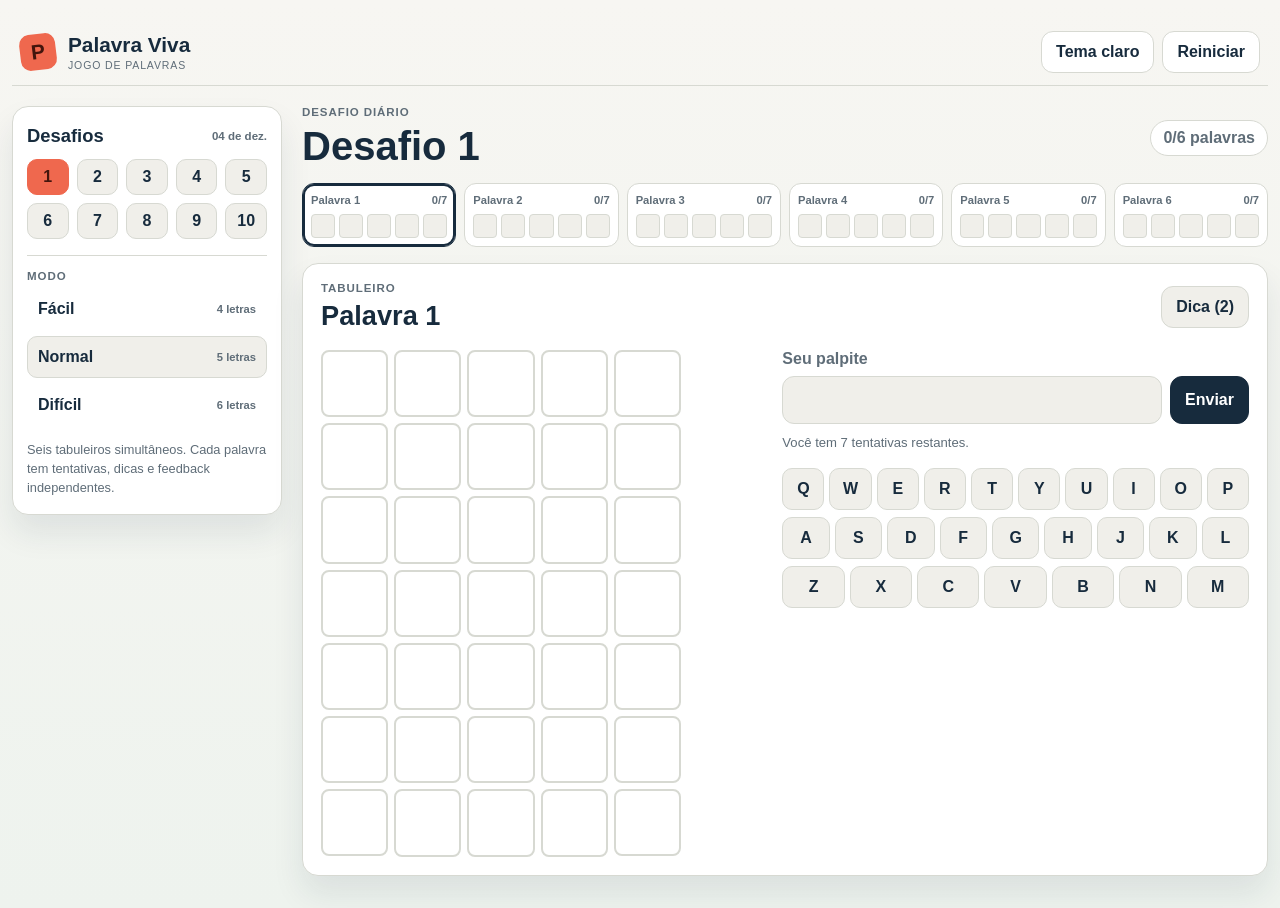
<file: index.html>
<!doctype html>
<html lang="pt-BR">
  <head>
    <meta charset="UTF-8" />
    <meta name="viewport" content="width=device-width, initial-scale=1.0" />
    <meta name="description" content="Jogo diario de adivinhacao de palavras em portugues do Brasil" />
    <title>Palavra Viva</title>
    <link rel="stylesheet" href="styles.css" />
  </head>
  <body>
    <div class="app-shell">
      <header class="topbar" aria-label="Cabecalho do jogo">
        <div class="brand" aria-label="Palavra Viva">
          <span class="brand-mark" aria-hidden="true">P</span>
          <div>
            <span class="brand-name">Palavra Viva</span>
            <span class="brand-caption">jogo de palavras</span>
          </div>
        </div>

        <div class="topbar-actions">
          <button id="theme-toggle" class="ghost-button" type="button" aria-label="Alternar tema visual">
            Tema claro
          </button>
          <button id="reset-progress" class="ghost-button" type="button" aria-label="Limpar progresso do navegador">
            Reiniciar
          </button>
        </div>
      </header>

      <main class="game-layout">
        <aside class="sidebar" aria-label="Lista de desafios diários">
          <div class="toolbar-card">
            <div class="toolbar-head">
              <h2>Desafios</h2>
              <span id="date-label">Hoje</span>
            </div>

            <div id="challenge-list" class="challenge-list" aria-live="polite"></div>

            <div class="toolbar-divider"></div>

            <div class="mode-block">
              <p class="section-label">Modo</p>
              <div id="mode-list" class="mode-list" role="tablist" aria-label="Modos de dificuldade"></div>
            </div>

            <p class="sidebar-note">
              Seis tabuleiros simultâneos. Cada palavra tem tentativas, dicas e feedback independentes.
            </p>
          </div>
        </aside>

        <section class="main-pane" aria-live="polite">
          <div class="panel-header">
            <div>
              <p class="eyebrow">Desafio diário</p>
              <h1 id="challenge-title">Desafio 1</h1>
            </div>
            <div class="challenge-metrics">
              <span id="challenge-status">Em andamento</span>
            </div>
          </div>

          <div id="board-picker" class="board-picker" aria-label="Seleção de tabuleiros"></div>

          <div id="active-panel" class="active-panel">
            <div class="active-header">
              <div>
                <p class="eyebrow">Tabuleiro</p>
                <h2 id="board-title">Palavra 1</h2>
              </div>
              <button id="hint-button" class="secondary-button" type="button" aria-label="Usar dica">
                Dica
              </button>
            </div>

            <div class="board-layout">
              <div class="guess-panel">
                <div id="guess-grid" class="guess-grid" aria-label="Tabuleiro de palpites"></div>
              </div>

              <div class="input-panel">
                <label class="input-label" for="guess-input">Seu palpite</label>
                <form id="guess-form" class="guess-form">
                  <input
                    id="guess-input"
                    class="guess-input"
                    type="text"
                    inputmode="text"
                    maxlength="6"
                    autocomplete="off"
                    spellcheck="false"
                    aria-label="Digite uma palavra"
                  />
                  <button type="submit" class="primary-button">Enviar</button>
                </form>

                <p id="status-message" class="status-message" aria-live="assertive"></p>

                <div id="keyboard" class="keyboard" aria-label="Teclado virtual"></div>
              </div>
            </div>

            <div id="result-strip" class="result-strip" aria-live="polite"></div>
          </div>
        </section>
      </main>
    </div>

    <script src="app.js"></script>
  </body>
</html>
</file>
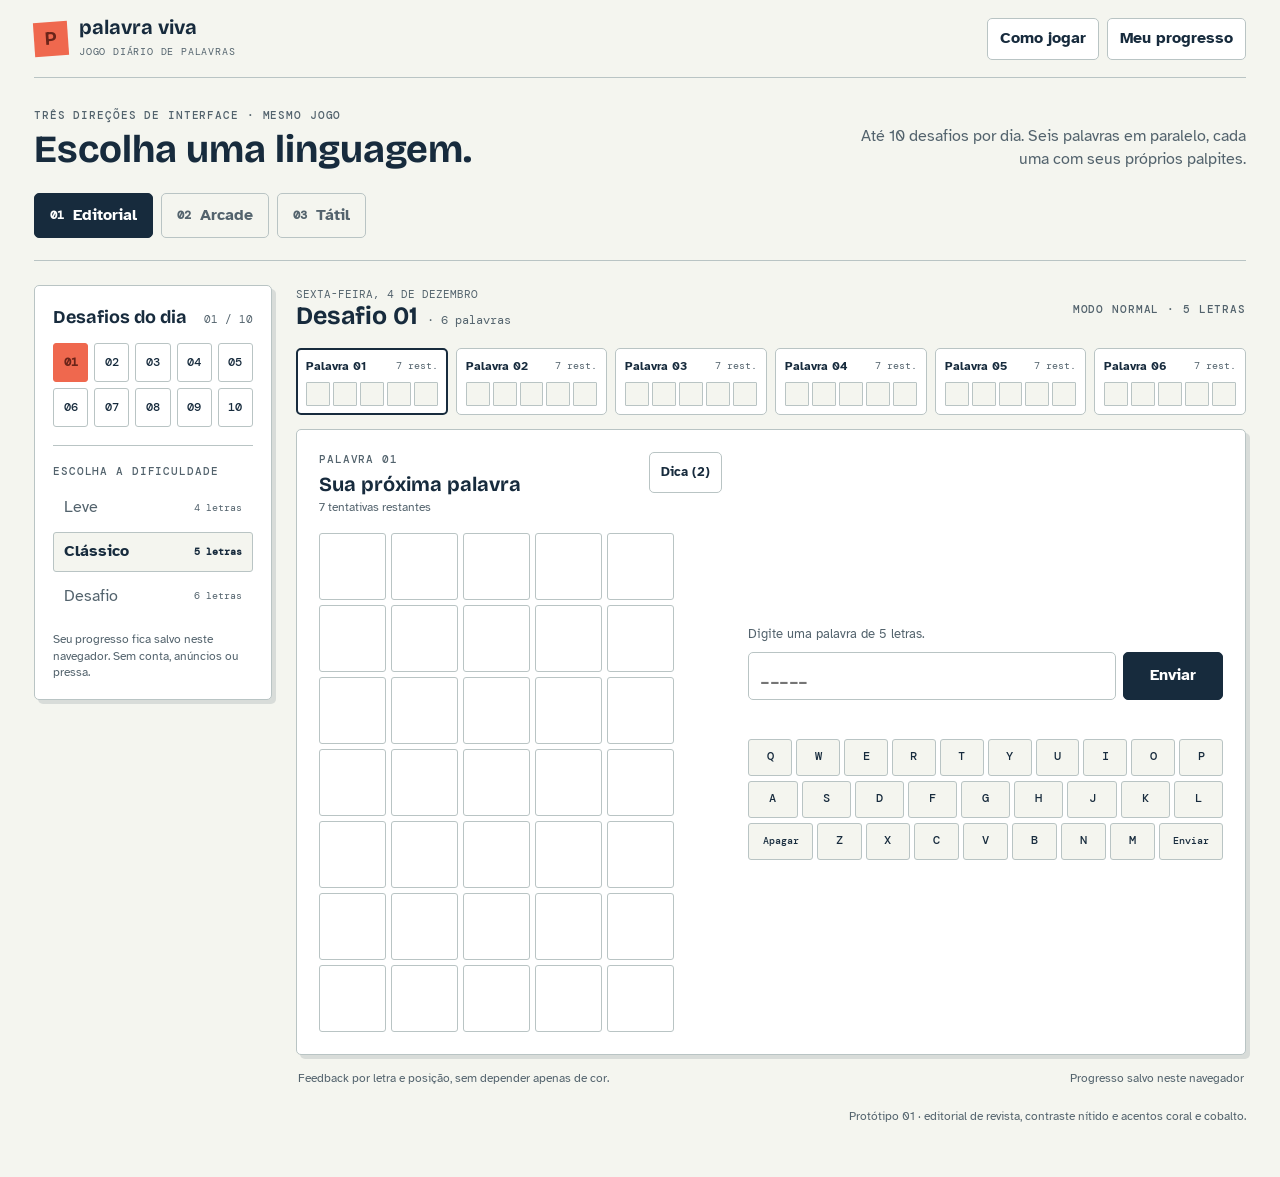
<file: prototipos.html>
<!doctype html>
<html lang="pt-BR">
<head>
  <meta charset="utf-8">
  <meta name="viewport" content="width=device-width, initial-scale=1">
  <meta name="theme-color" content="#f4f5ef">
  <title>Palavra Viva | Protótipos</title>
  <link rel="preconnect" href="https://fonts.googleapis.com">
  <link rel="preconnect" href="https://fonts.gstatic.com" crossorigin>
  <link href="https://fonts.googleapis.com/css2?family=Atkinson+Hyperlegible:wght@400;700&family=Bricolage+Grotesque:opsz,wght@12..96,500;12..96,600;12..96,700&family=DM+Mono:wght@400;500&family=Fraunces:opsz,wght,SOFT,WONK@9..144,500,20,1;9..144,600,20,1&family=Space+Grotesk:wght@400;500;600;700&display=swap" rel="stylesheet">
  <style>
    :root {
      color-scheme: light;
      --ink: #172b3d;
      --muted: #53636d;
      --paper: #f4f5ef;
      --surface: #ffffff;
      --line: #b9c4c4;
      --accent: #ef684e;
      --accent-ink: #6b2419;
      --good: #087d70;
      --good-ink: #ffffff;
      --present: #ffe36b;
      --present-ink: #2e2912;
      --absent: #dfe5e2;
      --focus: #101f30;
      --display: "Bricolage Grotesque", "Trebuchet MS", sans-serif;
      --body: "Atkinson Hyperlegible", Verdana, sans-serif;
      --mono: "DM Mono", "Courier New", monospace;
      --radius: 5px;
      --shadow: 4px 4px 0 rgba(23, 43, 61, .12);
    }

    * { box-sizing: border-box; }

    body {
      min-width: 0;
      margin: 0;
      background-color: var(--paper);
      color: var(--ink);
      font-family: var(--body);
      font-size: 16px;
      line-height: 1.45;
      transition: background-color .2s ease, color .2s ease;
    }

    button, input { font: inherit; }

    button {
      color: inherit;
      cursor: pointer;
    }

    button:focus-visible, input:focus-visible, a:focus-visible {
      outline: 3px solid var(--focus);
      outline-offset: 3px;
    }

    button:disabled { cursor: not-allowed; opacity: .58; }

    .page-wrap {
      width: min(1440px, 100%);
      margin: 0 auto;
      padding: 0 34px 52px;
    }

    .site-header {
      display: flex;
      align-items: center;
      justify-content: space-between;
      gap: 24px;
      min-height: 78px;
      border-bottom: 1px solid var(--line);
    }

    .brand {
      display: inline-flex;
      align-items: center;
      gap: 11px;
      color: var(--ink);
      text-decoration: none;
    }

    .brand-mark {
      display: grid;
      width: 34px;
      height: 34px;
      place-items: center;
      background: var(--accent);
      color: var(--accent-ink);
      font-family: var(--display);
      font-size: 19px;
      font-weight: 700;
      transform: rotate(-4deg);
    }

    .brand-name {
      font-family: var(--display);
      font-size: 20px;
      font-weight: 700;
      line-height: 1;
    }

    .brand-caption {
      display: block;
      margin-top: 4px;
      color: var(--muted);
      font-family: var(--mono);
      font-size: 10px;
      letter-spacing: .08em;
      text-transform: uppercase;
    }

    .header-actions {
      display: flex;
      align-items: center;
      gap: 8px;
    }

    .quiet-button, .icon-text-button {
      min-height: 42px;
      padding: 8px 12px;
      border: 1px solid var(--line);
      border-radius: var(--radius);
      background: var(--surface);
      color: var(--ink);
      font-weight: 700;
    }

    .quiet-button:hover, .icon-text-button:hover { border-color: var(--ink); }

    .intro {
      display: flex;
      align-items: end;
      justify-content: space-between;
      gap: 24px;
      padding: 30px 0 22px;
    }

    .eyebrow, .micro-label {
      margin: 0;
      color: var(--muted);
      font-family: var(--mono);
      font-size: 11px;
      font-weight: 500;
      letter-spacing: .08em;
      text-transform: uppercase;
    }

    h1, h2, h3, p { margin-top: 0; }

    h1 {
      margin: 5px 0 2px;
      font-family: var(--display);
      font-size: clamp(28px, 3vw, 39px);
      line-height: 1.05;
    }

    .intro-note {
      max-width: 390px;
      margin: 0;
      color: var(--muted);
      text-align: right;
    }

    .prototype-nav {
      display: flex;
      gap: 8px;
      padding: 0 0 22px;
      border-bottom: 1px solid var(--line);
    }

    .prototype-tab {
      display: inline-flex;
      align-items: center;
      gap: 9px;
      min-height: 45px;
      padding: 9px 15px;
      border: 1px solid var(--line);
      border-radius: var(--radius);
      background: transparent;
      color: var(--muted);
      font-weight: 700;
      transition: background-color .15s ease, transform .15s ease;
    }

    .prototype-tab:hover { transform: translateY(-1px); }
    .prototype-tab[aria-pressed="true"] { border-color: var(--ink); background: var(--ink); color: white; }
    .tab-number { font-family: var(--mono); font-size: 12px; }

    .app-grid {
      display: grid;
      grid-template-columns: 238px minmax(0, 1fr);
      align-items: start;
      gap: 24px;
      padding-top: 24px;
    }

    .daily-rail {
      padding: 18px;
      border: 1px solid var(--line);
      border-radius: var(--radius);
      background: var(--surface);
      box-shadow: var(--shadow);
    }

    .rail-heading {
      display: flex;
      align-items: baseline;
      justify-content: space-between;
      gap: 8px;
      margin-bottom: 13px;
    }

    .rail-heading h2 {
      margin: 0;
      font-family: var(--display);
      font-size: 18px;
    }

    .rail-heading span { color: var(--muted); font-family: var(--mono); font-size: 11px; }

    .challenge-list {
      display: grid;
      grid-template-columns: repeat(5, minmax(0, 1fr));
      gap: 6px;
    }

    .challenge-button {
      position: relative;
      display: grid;
      min-width: 0;
      min-height: 39px;
      place-items: center;
      padding: 4px;
      border: 1px solid var(--line);
      border-radius: 3px;
      background: var(--surface);
      color: var(--ink);
      font-family: var(--mono);
      font-size: 12px;
      font-weight: 500;
    }

    .challenge-button:hover { border-color: var(--accent); }
    .challenge-button[aria-current="page"] { border-color: var(--accent); background: var(--accent); color: var(--accent-ink); font-weight: 700; }
    .challenge-button.is-done::after { position: absolute; top: 2px; right: 3px; color: var(--good); content: "•"; font-size: 14px; line-height: 1; }

    .rail-divider { height: 1px; margin: 18px 0; background: var(--line); }

    .mode-label { margin-bottom: 8px; }

    .mode-switch {
      display: grid;
      gap: 5px;
    }

    .mode-button {
      display: flex;
      align-items: center;
      justify-content: space-between;
      gap: 8px;
      min-height: 39px;
      padding: 7px 10px;
      border: 1px solid transparent;
      border-radius: 3px;
      background: transparent;
      color: var(--muted);
      text-align: left;
    }

    .mode-button span:last-child { font-family: var(--mono); font-size: 10px; }
    .mode-button[aria-pressed="true"] { border-color: var(--line); background: var(--paper); color: var(--ink); font-weight: 700; }

    .rail-footnote {
      margin: 15px 0 0;
      color: var(--muted);
      font-size: 12px;
      line-height: 1.4;
    }

    .game-area { min-width: 0; }

    .game-topline {
      display: flex;
      align-items: center;
      justify-content: space-between;
      gap: 15px;
      margin: 2px 0 15px;
    }

    .today-date { margin: 0; color: var(--muted); font-family: var(--mono); font-size: 11px; text-transform: uppercase; }

    .game-title-row {
      display: flex;
      align-items: baseline;
      gap: 10px;
      margin: 0 0 2px;
    }

    .game-title-row h2 {
      margin: 0;
      font-family: var(--display);
      font-size: 25px;
      line-height: 1.1;
    }

    .challenge-count { color: var(--muted); font-family: var(--mono); font-size: 12px; }

    .board-picker {
      display: grid;
      grid-template-columns: repeat(6, minmax(0, 1fr));
      gap: 8px;
      margin-bottom: 14px;
    }

    .board-select {
      min-width: 0;
      padding: 9px 9px 8px;
      border: 1px solid var(--line);
      border-radius: var(--radius);
      background: var(--surface);
      text-align: left;
      transition: border-color .15s ease, transform .15s ease;
    }

    .board-select:hover { border-color: var(--accent); transform: translateY(-1px); }
    .board-select[aria-pressed="true"] { border: 2px solid var(--ink); padding: 8px 8px 7px; }
    .board-select.is-won { border-color: var(--good); }
    .board-select.is-lost { border-color: var(--accent); }

    .board-select-top {
      display: flex;
      align-items: center;
      justify-content: space-between;
      gap: 4px;
      margin-bottom: 7px;
      font-size: 12px;
      font-weight: 700;
    }

    .board-select-top span:last-child { color: var(--muted); font-family: var(--mono); font-size: 10px; font-weight: 400; }

    .mini-cells { display: grid; grid-template-columns: repeat(var(--word-length), minmax(5px, 1fr)); gap: 3px; }
    .mini-cell { aspect-ratio: 1; min-width: 0; border: 1px solid var(--line); border-radius: 1px; background: var(--paper); }
    .mini-cell.is-correct { border-color: var(--good); background: var(--good); }
    .mini-cell.is-present { border-color: #d1aa24; background: var(--present); }
    .mini-cell.is-absent { border-color: #829094; background: #829094; }

    .active-play {
      display: grid;
      grid-template-columns: minmax(245px, .85fr) minmax(280px, 1fr);
      gap: 26px;
      padding: 22px;
      border: 1px solid var(--line);
      border-radius: var(--radius);
      background: var(--surface);
      box-shadow: var(--shadow);
    }

    .active-left { min-width: 0; }

    .active-heading {
      display: flex;
      align-items: start;
      justify-content: space-between;
      gap: 10px;
      margin-bottom: 17px;
    }

    .active-heading h3 {
      margin: 2px 0 0;
      font-family: var(--display);
      font-size: 20px;
    }

    .remaining {
      margin: 0;
      color: var(--muted);
      font-size: 12px;
    }

    .hint-button {
      min-height: 41px;
      padding: 8px 11px;
      border: 1px solid var(--line);
      border-radius: var(--radius);
      background: var(--surface);
      font-size: 13px;
      font-weight: 700;
      white-space: nowrap;
    }

    .hint-button:hover { border-color: var(--accent); }

    .guess-board {
      display: grid;
      width: min(100%, 355px);
      grid-template-columns: 1fr;
      gap: 5px;
    }

    .guess-row {
      display: grid;
      grid-template-columns: repeat(var(--word-length), minmax(32px, 1fr));
      gap: 5px;
    }

    .guess-cell {
      display: grid;
      aspect-ratio: 1;
      min-width: 0;
      place-items: center;
      border: 1px solid var(--line);
      border-radius: 3px;
      background: var(--surface);
      font-family: var(--display);
      font-size: 20px;
      font-weight: 700;
      text-transform: uppercase;
    }

    .guess-cell.has-letter { border-color: var(--muted); }
    .guess-cell.is-correct { border-color: var(--good); background: var(--good); color: var(--good-ink); }
    .guess-cell.is-present { border-color: #d1aa24; background: var(--present); color: var(--present-ink); }
    .guess-cell.is-absent { border-color: #829094; background: #829094; color: #101f30; }

    .input-panel { display: flex; flex-direction: column; justify-content: center; min-width: 0; }

    .input-caption {
      margin: 0 0 8px;
      color: var(--muted);
      font-size: 13px;
    }

    .guess-form { display: flex; gap: 7px; }

    .guess-input {
      width: 100%;
      min-width: 0;
      min-height: 47px;
      padding: 10px 12px;
      border: 1px solid var(--line);
      border-radius: var(--radius);
      background: var(--surface);
      color: var(--ink);
      font-size: 18px;
      font-weight: 700;
      letter-spacing: .08em;
      text-transform: uppercase;
    }

    .submit-button {
      min-width: 100px;
      min-height: 47px;
      padding: 9px 13px;
      border: 1px solid var(--ink);
      border-radius: var(--radius);
      background: var(--ink);
      color: white;
      font-weight: 700;
    }

    .submit-button:hover { background: var(--accent); border-color: var(--accent); color: var(--accent-ink); }

    .status-message {
      min-height: 24px;
      margin: 7px 0 8px;
      color: var(--muted);
      font-size: 13px;
    }

    .status-message.is-error { color: #9b2519; font-weight: 700; }
    .status-message.is-success { color: var(--good); font-weight: 700; }

    .onscreen-keyboard { display: grid; gap: 5px; }
    .key-row { display: flex; justify-content: center; gap: 4px; }

    .key-button {
      display: grid;
      flex: 1 1 0;
      min-width: 0;
      min-height: 37px;
      place-items: center;
      padding: 4px 2px;
      border: 1px solid var(--line);
      border-radius: 3px;
      background: var(--paper);
      color: var(--ink);
      font-family: var(--mono);
      font-size: 12px;
      font-weight: 500;
    }

    .key-button:hover { border-color: var(--ink); }
    .key-button.is-correct { border-color: var(--good); background: var(--good); color: white; }
    .key-button.is-present { border-color: #d1aa24; background: var(--present); color: var(--present-ink); }
    .key-button.is-absent { border-color: #829094; background: #829094; color: #101f30; }
    .key-button.key-wide { flex: 1.5 1 0; font-size: 10px; }

    .game-footer {
      display: flex;
      align-items: center;
      justify-content: space-between;
      gap: 14px;
      padding: 15px 2px 0;
      color: var(--muted);
      font-size: 12px;
    }

    .game-footer p { margin: 0; }

    .result-strip {
      display: none;
      align-items: center;
      justify-content: space-between;
      gap: 12px;
      margin-top: 14px;
      padding: 14px 17px;
      border: 1px solid var(--good);
      border-radius: var(--radius);
      background: var(--surface);
    }

    .result-strip.is-visible { display: flex; }
    .result-strip p { margin: 0; }

    .sr-only {
      position: absolute;
      width: 1px;
      height: 1px;
      overflow: hidden;
      clip: rect(0, 0, 0, 0);
      white-space: nowrap;
      clip-path: inset(50%);
    }

    dialog {
      width: min(510px, calc(100% - 28px));
      padding: 0;
      border: 1px solid var(--line);
      border-radius: 7px;
      background: var(--surface);
      color: var(--ink);
      box-shadow: 0 18px 70px rgba(0, 0, 0, .24);
    }

    dialog::backdrop { background: rgba(10, 21, 29, .55); }
    .dialog-body { padding: 24px; }
    .dialog-body h2 { margin-bottom: 7px; font-family: var(--display); font-size: 25px; }
    .dialog-body p { color: var(--muted); }
    .dialog-close { min-height: 42px; padding: 8px 14px; border: 1px solid var(--ink); border-radius: var(--radius); background: var(--ink); color: white; font-weight: 700; }

    .prototype-note {
      margin: 20px 0 0;
      color: var(--muted);
      font-size: 12px;
      text-align: right;
    }

    /* Direction 02: late-night arcade counter */
    body[data-theme="arcade"] {
      color-scheme: dark;
      --ink: #f7f8ed;
      --muted: #c1c8bb;
      --paper: #171a19;
      --surface: #222725;
      --line: #59635d;
      --accent: #d7fb55;
      --accent-ink: #16200a;
      --good: #087c69;
      --good-ink: #ffffff;
      --present: #ffbd57;
      --present-ink: #221808;
      --absent: #46504a;
      --focus: #e6ff65;
      --display: "Space Grotesk", "Trebuchet MS", sans-serif;
      --body: "Space Grotesk", Verdana, sans-serif;
      --mono: "DM Mono", "Courier New", monospace;
      --radius: 2px;
      --shadow: 0 0 0 1px rgba(215, 251, 85, .14), 0 8px 26px rgba(0, 0, 0, .24);
      background-image: radial-gradient(rgba(215, 251, 85, .09) .7px, transparent .7px);
      background-size: 20px 20px;
    }

    body[data-theme="arcade"] .site-header { border-bottom-width: 2px; }
    body[data-theme="arcade"] .brand-mark { border: 1px solid var(--accent); background: transparent; color: var(--accent); transform: none; }
    body[data-theme="arcade"] .prototype-tab[aria-pressed="true"] { border-color: var(--accent); background: var(--accent); color: var(--accent-ink); }
    body[data-theme="arcade"] .challenge-button[aria-current="page"] { border-color: var(--accent); background: var(--accent); color: var(--accent-ink); }
    body[data-theme="arcade"] .active-play { border-width: 2px; }
    body[data-theme="arcade"] .board-select[aria-pressed="true"] { border-color: var(--accent); }
    body[data-theme="arcade"] .submit-button { border-color: var(--accent); background: var(--accent); color: var(--accent-ink); }
    body[data-theme="arcade"] .submit-button:hover { filter: brightness(1.1); }
    body[data-theme="arcade"] .key-button { background: #303632; }
    body[data-theme="arcade"] .key-button.is-correct { background: var(--good); }
    body[data-theme="arcade"] .guess-cell { font-family: var(--mono); }
    body[data-theme="arcade"] .brand-name, body[data-theme="arcade"] .game-title-row h2 { text-transform: uppercase; }

    /* Direction 03: tactile, color-blocked word studio */
    body[data-theme="tactile"] {
      --ink: #20354a;
      --muted: #435a67;
      --paper: #eaf3f2;
      --surface: #fffdfa;
      --line: #91a9a9;
      --accent: #ee7255;
      --accent-ink: #4c1c11;
      --good: #087d70;
      --good-ink: #ffffff;
      --present: #f5d752;
      --present-ink: #302808;
      --absent: #d3ddda;
      --focus: #f0523d;
      --display: "Fraunces", Georgia, serif;
      --body: "Atkinson Hyperlegible", Verdana, sans-serif;
      --radius: 13px;
      --shadow: 0 8px 0 rgba(32, 53, 74, .08);
      background-image: radial-gradient(rgba(32, 53, 74, .07) .8px, transparent .8px);
      background-size: 22px 22px;
    }

    body[data-theme="tactile"] .brand-mark { border: 2px solid var(--ink); border-radius: 9px 9px 13px 9px; }
    body[data-theme="tactile"] .daily-rail { border-width: 2px; }
    body[data-theme="tactile"] .challenge-button { border-radius: 9px; }
    body[data-theme="tactile"] .challenge-button[aria-current="page"] { border-color: var(--accent); background: var(--accent); color: var(--accent-ink); }
    body[data-theme="tactile"] .mode-button[aria-pressed="true"] { border-color: var(--ink); background: #f5d752; }
    body[data-theme="tactile"] .board-select { border-radius: 12px; }
    body[data-theme="tactile"] .board-select[aria-pressed="true"] { border-color: var(--accent); }
    body[data-theme="tactile"] .guess-cell { border-width: 2px; border-radius: 8px; }
    body[data-theme="tactile"] .key-button { min-height: 42px; border-radius: 9px; background: #f2f7f4; }
    body[data-theme="tactile"] .submit-button { border-color: var(--ink); border-radius: 10px; background: var(--ink); }

    @media (min-width: 1050px) {
      body[data-theme="arcade"] .app-grid { grid-template-columns: minmax(0, 1fr); }
      body[data-theme="arcade"] .daily-rail {
        display: grid;
        grid-template-columns: auto minmax(300px, 1fr) auto minmax(310px, .9fr);
        align-items: center;
        gap: 14px;
        padding: 12px 16px;
      }
      body[data-theme="arcade"] .rail-heading { margin: 0; }
      body[data-theme="arcade"] .challenge-list { grid-template-columns: repeat(10, minmax(36px, 1fr)); }
      body[data-theme="arcade"] .challenge-button { min-height: 36px; }
      body[data-theme="arcade"] .rail-divider { width: 1px; height: 34px; margin: 0; }
      body[data-theme="arcade"] .mode-label { display: none; }
      body[data-theme="arcade"] .mode-switch { grid-template-columns: repeat(3, 1fr); }
      body[data-theme="arcade"] .mode-button { min-height: 36px; padding: 5px 8px; }
      body[data-theme="arcade"] .rail-footnote { display: none; }
    }

    @media (max-width: 900px) {
      .page-wrap { padding-right: 20px; padding-left: 20px; }
      .app-grid { grid-template-columns: 205px minmax(0, 1fr); gap: 16px; }
      .daily-rail { padding: 14px; }
      .board-picker { grid-template-columns: repeat(3, minmax(0, 1fr)); }
      .active-play { grid-template-columns: minmax(210px, .8fr) minmax(240px, 1fr); gap: 18px; padding: 17px; }
      body[data-theme="arcade"] .app-grid { grid-template-columns: 1fr; }
      body[data-theme="arcade"] .daily-rail { display: block; }
      body[data-theme="arcade"] .rail-footnote { display: block; }
    }

    @media (max-width: 680px) {
      .page-wrap { padding: 0 14px 34px; }
      .site-header { min-height: 66px; }
      .brand-name { font-size: 18px; }
      .header-actions { gap: 5px; }
      .quiet-button, .icon-text-button { min-height: 40px; padding: 7px 9px; font-size: 13px; }
      .intro { align-items: start; flex-direction: column; gap: 6px; padding: 24px 0 17px; }
      h1 { font-size: 31px; }
      .intro-note { max-width: 520px; text-align: left; }
      .prototype-nav { gap: 5px; overflow-x: auto; padding-bottom: 15px; }
      .prototype-tab { flex: 1 0 auto; min-height: 42px; padding: 7px 10px; font-size: 13px; }
      .app-grid { grid-template-columns: 1fr; gap: 14px; padding-top: 15px; }
      .daily-rail { padding: 13px; }
      .rail-heading { margin-bottom: 9px; }
      .challenge-list { grid-template-columns: repeat(10, minmax(0, 1fr)); gap: 4px; }
      .challenge-button { min-height: 38px; padding: 3px; font-size: 11px; }
      .rail-divider { margin: 12px 0; }
      .mode-switch { grid-template-columns: repeat(3, minmax(0, 1fr)); gap: 4px; }
      .mode-button { min-height: 43px; flex-direction: column; justify-content: center; gap: 0; padding: 4px 3px; text-align: center; font-size: 12px; }
      .mode-button span:last-child { font-size: 9px; }
      .rail-footnote { display: none; }
      .game-topline { align-items: start; }
      .game-title-row { flex-wrap: wrap; }
      .game-title-row h2 { font-size: 22px; }
      .board-picker { grid-template-columns: repeat(3, minmax(0, 1fr)); gap: 6px; margin-bottom: 10px; }
      .board-select { padding: 7px; }
      .board-select[aria-pressed="true"] { padding: 6px; }
      .board-select-top { margin-bottom: 5px; }
      .active-play { grid-template-columns: 1fr; gap: 18px; padding: 15px; }
      .active-heading { margin-bottom: 12px; }
      .guess-board { width: min(100%, 370px); margin: 0 auto; gap: 4px; }
      .guess-cell { font-size: 18px; }
      .input-panel { border-top: 1px solid var(--line); padding-top: 15px; }
      .key-button { min-height: 39px; }
      .game-footer { align-items: start; flex-direction: column; gap: 7px; }
      .prototype-note { text-align: left; }
      body[data-theme="arcade"] .daily-rail { display: block; }
      body[data-theme="arcade"] .challenge-list { grid-template-columns: repeat(10, minmax(0, 1fr)); }
      body[data-theme="arcade"] .rail-divider { width: auto; height: 1px; margin: 12px 0; }
      body[data-theme="arcade"] .mode-switch { grid-template-columns: repeat(3, minmax(0, 1fr)); }
      body[data-theme="arcade"] .mode-label { display: block; }
      body[data-theme="arcade"] .rail-footnote { display: none; }
    }

    @media (max-width: 380px) {
      .page-wrap { padding-right: 10px; padding-left: 10px; }
      .brand-caption { font-size: 9px; }
      .prototype-tab { padding: 6px 8px; }
      .board-picker { gap: 4px; }
      .board-select { padding: 6px 5px; }
      .board-select[aria-pressed="true"] { padding: 5px 4px; }
      .board-select-top { font-size: 11px; }
      .board-select-top span:last-child { font-size: 9px; }
      .active-play { padding: 12px; }
      .guess-cell { font-size: 16px; }
      .submit-button { min-width: 82px; padding: 8px; }
      .key-button { min-height: 37px; }
    }

    @media (prefers-reduced-motion: reduce) {
      *, *::before, *::after { scroll-behavior: auto !important; animation-duration: .01ms !important; animation-iteration-count: 1 !important; transition-duration: .01ms !important; }
    }
  </style>
</head>
<body data-theme="editorial">
  <div class="page-wrap">
    <header class="site-header">
      <a class="brand" href="#inicio" aria-label="Palavra Viva, início">
        <span class="brand-mark" aria-hidden="true">P</span>
        <span><span class="brand-name">palavra viva</span><span class="brand-caption">jogo diário de palavras</span></span>
      </a>
      <div class="header-actions">
        <button class="quiet-button" type="button" data-dialog="helpDialog">Como jogar</button>
        <button class="icon-text-button" type="button" data-dialog="progressDialog">Meu progresso</button>
      </div>
    </header>

    <section class="intro" id="inicio" aria-labelledby="pageTitle">
      <div>
        <p class="eyebrow">Três direções de interface · mesmo jogo</p>
        <h1 id="pageTitle">Escolha uma linguagem.</h1>
      </div>
      <p class="intro-note">Até 10 desafios por dia. Seis palavras em paralelo, cada uma com seus próprios palpites.</p>
    </section>

    <nav class="prototype-nav" aria-label="Escolher protótipo visual">
      <button class="prototype-tab" type="button" data-theme-choice="editorial" aria-pressed="true"><span class="tab-number">01</span> Editorial</button>
      <button class="prototype-tab" type="button" data-theme-choice="arcade" aria-pressed="false"><span class="tab-number">02</span> Arcade</button>
      <button class="prototype-tab" type="button" data-theme-choice="tactile" aria-pressed="false"><span class="tab-number">03</span> Tátil</button>
    </nav>

    <main class="app-grid">
      <aside class="daily-rail" aria-label="Desafios e dificuldade">
        <div class="rail-heading">
          <h2>Desafios do dia</h2>
          <span>01 / 10</span>
        </div>
        <div class="challenge-list" role="group" aria-label="Escolher desafio diário" id="challengeList"></div>
        <div class="rail-divider"></div>
        <p class="micro-label mode-label">Escolha a dificuldade</p>
        <div class="mode-switch" role="group" aria-label="Modo de dificuldade" id="modeSwitch"></div>
        <p class="rail-footnote">Seu progresso fica salvo neste navegador. Sem conta, anúncios ou pressa.</p>
      </aside>

      <section class="game-area" aria-labelledby="challengeTitle">
        <div class="game-topline">
          <div>
            <p class="today-date" id="todayDate"></p>
            <div class="game-title-row">
              <h2 id="challengeTitle">Desafio 01</h2>
              <span class="challenge-count">· 6 palavras</span>
            </div>
          </div>
          <p class="micro-label" id="modeSummary">Modo normal · 5 letras</p>
        </div>

        <div class="board-picker" role="group" aria-label="Escolher palavra para jogar" id="boardPicker"></div>

        <section class="active-play" aria-labelledby="activeBoardTitle">
          <div class="active-left">
            <div class="active-heading">
              <div>
                <p class="micro-label" id="activeBoardLabel">Palavra 01</p>
                <h3 id="activeBoardTitle">Sua próxima palavra</h3>
                <p class="remaining" id="remainingCount"></p>
              </div>
              <button class="hint-button" id="hintButton" type="button">Dica <span id="hintCount"></span></button>
            </div>
            <div class="guess-board" id="guessBoard" role="grid" aria-label="Tabuleiro de palpites"></div>
          </div>

          <div class="input-panel">
            <p class="input-caption" id="inputCaption">Digite uma palavra de 5 letras.</p>
            <form class="guess-form" id="guessForm">
              <label class="sr-only" for="guessInput">Seu palpite</label>
              <input class="guess-input" id="guessInput" name="guess" maxlength="5" autocomplete="off" autocapitalize="characters" spellcheck="false" aria-describedby="statusMessage inputCaption">
              <button class="submit-button" type="submit">Enviar</button>
            </form>
            <p class="status-message" id="statusMessage" role="status" aria-live="polite"></p>
            <div class="onscreen-keyboard" id="onscreenKeyboard" role="group" aria-label="Teclado virtual"></div>
          </div>
        </section>

        <div class="result-strip" id="resultStrip" role="status" aria-live="polite">
          <p id="resultText"></p>
          <button class="quiet-button" id="nextChallenge" type="button">Próximo desafio</button>
        </div>

        <footer class="game-footer">
          <p>Feedback por letra e posição, sem depender apenas de cor.</p>
          <p id="saveState">Progresso salvo neste navegador</p>
        </footer>
      </section>
    </main>

    <p class="prototype-note" id="themeCaption">Protótipo 01 · editorial de revista, contraste nítido e acentos coral e cobalto.</p>
  </div>

  <dialog id="helpDialog" aria-labelledby="helpTitle">
    <div class="dialog-body">
      <p class="micro-label">Regras rápidas</p>
      <h2 id="helpTitle">Uma palavra por vez, seis à vista.</h2>
      <p>Escolha um dos seis tabuleiros e descubra a palavra. Cada tabuleiro tem palpites e dicas próprios. Verde marca a letra no lugar certo; amarelo, uma letra que aparece em outra posição; cinza, uma letra que não aparece.</p>
      <p>Você pode digitar no teclado físico ou usar o teclado da tela. Um palpite inválido não gasta tentativa.</p>
      <button class="dialog-close" type="button" data-close-dialog>Voltar ao jogo</button>
    </div>
  </dialog>

  <dialog id="progressDialog" aria-labelledby="progressTitle">
    <div class="dialog-body">
      <p class="micro-label">Seu espaço de jogo</p>
      <h2 id="progressTitle">Seu progresso</h2>
      <p id="progressSummary">Desafios concluídos: 0 · palavras resolvidas: 0.</p>
      <p>Sequência diária, histórico e conquistas ficam neste navegador neste protótipo. Nenhuma conta é necessária.</p>
      <button class="dialog-close" type="button" data-close-dialog>Voltar ao jogo</button>
    </div>
  </dialog>

  <script>
    (() => {
      const modeConfig = {
        easy: { label: "Leve", summary: "fácil", length: 4, attempts: 8, hints: 3 },
        normal: { label: "Clássico", summary: "normal", length: 5, attempts: 7, hints: 2 },
        hard: { label: "Desafio", summary: "difícil", length: 6, attempts: 6, hints: 1 }
      };
      const answers = {
        easy: ["CASA", "PATO", "FADA", "BOLA", "GATO", "LAGO"],
        normal: ["LIVRO", "NUVEM", "PRAIA", "MUNDO", "TIGRE", "FOLHA"],
        hard: ["CAMISA", "JARDIM", "FLORES", "AMIGOS", "VIAGEM", "CIDADE"]
      };
      const themeCaptions = {
        editorial: "Protótipo 01 · editorial de revista, contraste nítido e acentos coral e cobalto.",
        arcade: "Protótipo 02 · balcão de fliperama, fundo escuro e sinais em lima e âmbar.",
        tactile: "Protótipo 03 · peças táteis, blocos de cor e uma linguagem pop acolhedora."
      };
      const keyboardRows = ["QWERTYUIOP", "ASDFGHJKL", "ZXCVBNM"];
      const storageKey = "palavra-viva-prototype-state-v1";
      const state = {
        theme: "editorial",
        mode: "normal",
        challenge: 1,
        activeBoard: 0,
        puzzles: {},
        doneChallenges: new Set(),
        solvedWords: 0
      };

      const byId = (id) => document.getElementById(id);
      const getPuzzleKey = (mode, challenge, index) => `${mode}:${challenge}:${index}`;
      const getPuzzle = (index = state.activeBoard) => {
        const key = getPuzzleKey(state.mode, state.challenge, index);
        if (!state.puzzles[key]) {
          state.puzzles[key] = {
            target: answers[state.mode][(index + state.challenge - 1) % answers[state.mode].length],
            guesses: [],
            hintsLeft: modeConfig[state.mode].hints,
            revealed: [],
            status: "playing"
          };
        }
        return state.puzzles[key];
      };

      function loadState() {
        try {
          const saved = JSON.parse(localStorage.getItem(storageKey) || "null");
          if (!saved) return;
          state.puzzles = saved.puzzles || {};
          state.doneChallenges = new Set(saved.doneChallenges || []);
          state.solvedWords = Number(saved.solvedWords) || 0;
        } catch (error) {
          localStorage.removeItem(storageKey);
        }
      }

      function saveState() {
        try {
          localStorage.setItem(storageKey, JSON.stringify({
            puzzles: state.puzzles,
            doneChallenges: [...state.doneChallenges],
            solvedWords: state.solvedWords
          }));
          byId("saveState").textContent = "Progresso salvo neste navegador";
        } catch (error) {
          byId("saveState").textContent = "Sessão temporária neste navegador";
        }
      }

      function renderChallengeList() {
        const list = byId("challengeList");
        list.replaceChildren();
        for (let number = 1; number <= 10; number += 1) {
          const button = document.createElement("button");
          button.type = "button";
          button.className = `challenge-button${state.doneChallenges.has(number) ? " is-done" : ""}`;
          button.textContent = String(number).padStart(2, "0");
          button.setAttribute("aria-label", `Desafio ${number}${state.doneChallenges.has(number) ? ", concluído" : ", disponível"}`);
          if (number === state.challenge) button.setAttribute("aria-current", "page");
          button.addEventListener("click", () => {
            state.challenge = number;
            state.activeBoard = 0;
            byId("statusMessage").textContent = "";
            render();
          });
          list.append(button);
        }
      }

      function renderModes() {
        const switcher = byId("modeSwitch");
        switcher.replaceChildren();
        Object.entries(modeConfig).forEach(([key, config]) => {
          const button = document.createElement("button");
          button.type = "button";
          button.className = "mode-button";
          button.setAttribute("aria-pressed", String(state.mode === key));
          button.innerHTML = `<span>${config.label}</span><span>${config.length} letras</span>`;
          button.addEventListener("click", () => {
            state.mode = key;
            state.activeBoard = 0;
            byId("statusMessage").textContent = "";
            render();
          });
          switcher.append(button);
        });
      }

      function markGuess(guess, target) {
        const result = Array(guess.length).fill("absent");
        const remaining = target.split("");
        for (let index = 0; index < guess.length; index += 1) {
          if (guess[index] === target[index]) {
            result[index] = "correct";
            remaining[index] = null;
          }
        }
        for (let index = 0; index < guess.length; index += 1) {
          if (result[index] === "correct") continue;
          const matchIndex = remaining.indexOf(guess[index]);
          if (matchIndex !== -1) {
            result[index] = "present";
            remaining[matchIndex] = null;
          }
        }
        return result;
      }

      function stateLabel(result) {
        return { correct: "na posição certa", present: "na palavra, em outra posição", absent: "não aparece na palavra" }[result];
      }

      function renderBoardPicker() {
        const picker = byId("boardPicker");
        picker.replaceChildren();
        const config = modeConfig[state.mode];
        for (let index = 0; index < 6; index += 1) {
          const puzzle = getPuzzle(index);
          const button = document.createElement("button");
          button.type = "button";
          button.className = `board-select${puzzle.status === "won" ? " is-won" : ""}${puzzle.status === "lost" ? " is-lost" : ""}`;
          button.setAttribute("aria-pressed", String(state.activeBoard === index));
          const status = puzzle.status === "won" ? "resolvida" : puzzle.status === "lost" ? "encerrada" : `${Math.max(0, config.attempts - puzzle.guesses.length)} tentativas restantes`;
          button.setAttribute("aria-label", `Palavra ${index + 1}, ${status}`);

          const top = document.createElement("span");
          top.className = "board-select-top";
          top.innerHTML = `<span>Palavra ${String(index + 1).padStart(2, "0")}</span><span>${puzzle.status === "won" ? "✓" : puzzle.status === "lost" ? "×" : `${Math.max(0, config.attempts - puzzle.guesses.length)} rest.`}</span>`;
          const cells = document.createElement("span");
          cells.className = "mini-cells";
          cells.setAttribute("aria-hidden", "true");
          cells.style.setProperty("--word-length", config.length);
          const latest = puzzle.guesses.at(-1);
          const latestStates = latest ? markGuess(latest, puzzle.target) : [];
          for (let cellIndex = 0; cellIndex < config.length; cellIndex += 1) {
            const cell = document.createElement("span");
            cell.className = `mini-cell${latestStates[cellIndex] ? ` is-${latestStates[cellIndex]}` : ""}`;
            cells.append(cell);
          }
          button.append(top, cells);
          button.addEventListener("click", () => {
            state.activeBoard = index;
            byId("statusMessage").textContent = "";
            render();
            byId("activeBoardTitle").focus({ preventScroll: true });
          });
          picker.append(button);
        }
      }

      function renderGuessBoard() {
        const puzzle = getPuzzle();
        const config = modeConfig[state.mode];
        const board = byId("guessBoard");
        board.replaceChildren();
        board.setAttribute("aria-label", `Palavra ${state.activeBoard + 1}: ${puzzle.guesses.length} de ${config.attempts} tentativas usadas`);
        board.setAttribute("aria-rowcount", config.attempts);
        board.setAttribute("aria-colcount", config.length);
        for (let row = 0; row < config.attempts; row += 1) {
          const rowElement = document.createElement("div");
          rowElement.className = "guess-row";
          rowElement.setAttribute("role", "row");
          rowElement.style.setProperty("--word-length", config.length);
          const guess = puzzle.guesses[row] || "";
          const results = guess ? markGuess(guess, puzzle.target) : [];
          for (let column = 0; column < config.length; column += 1) {
            const cell = document.createElement("span");
            cell.className = `guess-cell${guess[column] ? " has-letter" : ""}${results[column] ? ` is-${results[column]}` : ""}`;
            cell.setAttribute("role", "gridcell");
            const letter = guess[column] || "";
            cell.textContent = letter;
            if (letter) cell.setAttribute("aria-label", `${letter}, ${stateLabel(results[column])}`);
            else cell.setAttribute("aria-label", `Linha ${row + 1}, posição ${column + 1}, vazia`);
            rowElement.append(cell);
          }
          board.append(rowElement);
        }
      }

      function keyboardState(letter) {
        const puzzle = getPuzzle();
        let best = "";
        for (const guess of puzzle.guesses) {
          const states = markGuess(guess, puzzle.target);
          guess.split("").forEach((value, index) => {
            if (value !== letter) return;
            if (states[index] === "correct") best = "correct";
            else if (states[index] === "present" && best !== "correct") best = "present";
            else if (!best) best = "absent";
          });
        }
        return best;
      }

      function renderKeyboard() {
        const keyboard = byId("onscreenKeyboard");
        keyboard.replaceChildren();
        keyboardRows.forEach((row, rowIndex) => {
          const rowElement = document.createElement("div");
          rowElement.className = "key-row";
          if (rowIndex === 2) {
            const deleteButton = createKey("Apagar", "key-wide", () => editInput("backspace", true));
            rowElement.append(deleteButton);
          }
          for (const letter of row) {
            const status = keyboardState(letter);
            rowElement.append(createKey(letter, status ? `is-${status}` : "", () => editInput(letter, true)));
          }
          if (rowIndex === 2) {
            rowElement.append(createKey("Enviar", "key-wide", () => submitGuess()));
          }
          keyboard.append(rowElement);
        });

        const puzzle = getPuzzle();
        const keyRows = Array.from(keyboard.children, (row) => Array.from(row.querySelectorAll("button")));
        keyRows.forEach((row, rowIndex) => row.forEach((button, columnIndex) => {
          button.disabled = puzzle.status !== "playing";
          button.tabIndex = rowIndex === 0 && columnIndex === 0 && puzzle.status === "playing" ? 0 : -1;
          button.addEventListener("keydown", (event) => {
            const moves = { ArrowLeft: [0, -1], ArrowRight: [0, 1], ArrowUp: [-1, 0], ArrowDown: [1, 0] };
            const move = moves[event.key];
            if (!move) return;
            event.preventDefault();
            const nextRowIndex = Math.max(0, Math.min(keyRows.length - 1, rowIndex + move[0]));
            const nextColumnIndex = Math.max(0, Math.min(keyRows[nextRowIndex].length - 1, columnIndex + move[1]));
            keyRows[nextRowIndex][nextColumnIndex].focus();
          });
        }));
      }

      function createKey(label, className, action) {
        const button = document.createElement("button");
        button.type = "button";
        button.className = `key-button ${className}`.trim();
        button.textContent = label;
        button.setAttribute("aria-label", label === "Apagar" ? "Apagar última letra" : label === "Enviar" ? "Enviar palpite" : `Inserir ${label}`);
        button.addEventListener("click", action);
        return button;
      }

      function editInput(value, keepFocus = false) {
        const input = byId("guessInput");
        if (getPuzzle().status !== "playing") return;
        if (value === "backspace") input.value = input.value.slice(0, -1);
        else if (input.value.length < modeConfig[state.mode].length) input.value += value;
        if (!keepFocus) input.focus({ preventScroll: true });
      }

      function renderActiveDetails() {
        const puzzle = getPuzzle();
        const config = modeConfig[state.mode];
        const boardNumber = String(state.activeBoard + 1).padStart(2, "0");
        const remaining = Math.max(0, config.attempts - puzzle.guesses.length);
        byId("activeBoardLabel").textContent = `Palavra ${boardNumber}`;
        byId("activeBoardTitle").textContent = puzzle.status === "won" ? "Palavra resolvida" : puzzle.status === "lost" ? `A palavra era ${puzzle.target}` : "Sua próxima palavra";
        byId("activeBoardTitle").setAttribute("tabindex", "-1");
        byId("remainingCount").textContent = puzzle.status === "playing" ? `${remaining} ${remaining === 1 ? "tentativa restante" : "tentativas restantes"}` : puzzle.status === "won" ? `${puzzle.guesses.length} ${puzzle.guesses.length === 1 ? "palpite usado" : "palpites usados"}` : "Tentativas encerradas";
        byId("hintCount").textContent = `(${puzzle.hintsLeft})`;
        byId("hintButton").disabled = puzzle.status !== "playing" || puzzle.hintsLeft < 1;
        byId("guessInput").maxLength = String(config.length);
        byId("guessInput").placeholder = "_".repeat(config.length);
        byId("guessInput").disabled = puzzle.status !== "playing";
        byId("inputCaption").textContent = `Digite uma palavra de ${config.length} letras.`;
        byId("modeSummary").textContent = `Modo ${config.summary} · ${config.length} letras`;
        byId("challengeTitle").textContent = `Desafio ${String(state.challenge).padStart(2, "0")}`;
        byId("todayDate").textContent = new Intl.DateTimeFormat("pt-BR", { weekday: "long", day: "numeric", month: "long" }).format(new Date());
        byId("statusMessage").className = "status-message";
        byId("resultStrip").classList.toggle("is-visible", isChallengeFinished());
        if (isChallengeFinished()) {
          byId("resultText").textContent = `Desafio concluído · ${state.doneChallenges.has(state.challenge) ? "resultado registrado" : "todas as palavras encerradas"}.`;
        }
      }

      function render() {
        document.body.dataset.theme = state.theme;
        const challengeFinished = isChallengeFinished();
        if (challengeFinished) state.doneChallenges.add(state.challenge);
        document.querySelectorAll("[data-theme-choice]").forEach((button) => {
          button.setAttribute("aria-pressed", String(button.dataset.themeChoice === state.theme));
        });
        byId("themeCaption").textContent = themeCaptions[state.theme];
        byId("challengeList").previousElementSibling.querySelector("span").textContent = `${String(state.challenge).padStart(2, "0")} / 10`;
        renderChallengeList();
        renderModes();
        renderBoardPicker();
        renderActiveDetails();
        renderGuessBoard();
        renderKeyboard();
        if (challengeFinished) saveState();
      }

      function isChallengeFinished() {
        return Array.from({ length: 6 }, (_, index) => getPuzzle(index).status !== "playing").every(Boolean);
      }

      function updatePuzzleStatuses() {
        const config = modeConfig[state.mode];
        for (let index = 0; index < 6; index += 1) {
          const puzzle = getPuzzle(index);
          if (puzzle.status !== "playing") continue;
          if (puzzle.guesses.at(-1) === puzzle.target) {
            puzzle.status = "won";
            state.solvedWords += 1;
          } else if (puzzle.guesses.length >= config.attempts) {
            puzzle.status = "lost";
          }
        }
      }

      function submitGuess() {
        const puzzle = getPuzzle();
        const config = modeConfig[state.mode];
        const input = byId("guessInput");
        const guess = input.value.normalize("NFD").replace(/[\u0300-\u036f]/g, "").toLocaleUpperCase("pt-BR").trim();
        const status = byId("statusMessage");
        if (puzzle.status !== "playing") {
          status.textContent = "Esta palavra já foi encerrada. Escolha outro tabuleiro.";
          status.className = "status-message is-error";
          return;
        }
        if (!new RegExp(`^[A-Z]{${config.length}}$`).test(guess)) {
          status.textContent = `Digite exatamente ${config.length} letras, sem espaços ou números.`;
          status.className = "status-message is-error";
          input.focus();
          return;
        }
        puzzle.guesses.push(guess);
        input.value = "";
        updatePuzzleStatuses();
        const updated = getPuzzle();
        if (updated.status === "won") {
          status.textContent = "Boa! Palavra resolvida.";
          status.className = "status-message is-success";
        } else if (updated.status === "lost") {
          status.textContent = `Fim das tentativas. A palavra era ${updated.target}.`;
          status.className = "status-message is-error";
        } else {
          status.textContent = `Palpite registrado. ${config.attempts - updated.guesses.length} tentativas restantes.`;
          status.className = "status-message";
        }
        render();
        byId("statusMessage").textContent = status.textContent;
        byId("statusMessage").className = status.className;
        if (updated.status === "playing") input.focus({ preventScroll: true });
        else byId("activeBoardTitle").focus({ preventScroll: true });
        saveState();
      }

      function useHint() {
        const puzzle = getPuzzle();
        if (puzzle.status !== "playing" || puzzle.hintsLeft < 1) return;
        puzzle.hintsLeft -= 1;
        const unrevealed = puzzle.target.split("").map((letter, index) => ({ letter, index })).filter(({ index }) => !puzzle.revealed.includes(index));
        const choice = unrevealed[0];
        if (choice) puzzle.revealed.push(choice.index);
        const status = byId("statusMessage");
        status.textContent = choice ? `Dica: a posição ${choice.index + 1} contém a letra ${choice.letter}.` : "Dica usada. Releia o feedback dos seus palpites.";
        status.className = "status-message";
        render();
        byId("statusMessage").textContent = status.textContent;
        saveState();
      }

      document.querySelectorAll("[data-theme-choice]").forEach((button) => {
        button.addEventListener("click", () => {
          state.theme = button.dataset.themeChoice;
          render();
        });
      });
      document.querySelectorAll("[data-dialog]").forEach((button) => {
        button.addEventListener("click", () => {
          if (button.dataset.dialog === "progressDialog") {
            byId("progressSummary").textContent = `Desafios concluídos: ${state.doneChallenges.size} · palavras resolvidas: ${state.solvedWords}.`;
          }
          byId(button.dataset.dialog).showModal();
        });
      });
      document.querySelectorAll("[data-close-dialog]").forEach((button) => {
        button.addEventListener("click", () => button.closest("dialog").close());
      });
      byId("guessForm").addEventListener("submit", (event) => {
        event.preventDefault();
        submitGuess();
      });
      byId("hintButton").addEventListener("click", useHint);
      byId("nextChallenge").addEventListener("click", () => {
        state.challenge = state.challenge % 10 + 1;
        state.activeBoard = 0;
        render();
        byId("challengeTitle").focus({ preventScroll: true });
      });
      loadState();
      render();
    })();
  </script>
</body>
</html>
</file>
<file: styles.css>
:root {
  --bg: #f4f5ef;
  --panel: #ffffff;
  --panel-alt: #f0efea;
  --line: #d7d9d2;
  --text: #172b3d;
  --muted: #5f6d78;
  --accent: #ef684e;
  --accent-ink: #43150d;
  --correct: #0d7a69;
  --correct-ink: #f5fffb;
  --present: #f1cb57;
  --present-ink: #2f2810;
  --absent: #b9c6c1;
  --focus: #0d1f30;
  --shadow: 0 18px 32px rgba(23, 43, 61, 0.09);
  --radius: 16px;
}

* { box-sizing: border-box; }

html { color-scheme: light; }

body {
  margin: 0;
  min-height: 100vh;
  background: linear-gradient(180deg, #f7f6f2 0%, #eef3ee 100%);
  color: var(--text);
  font-family: Arial, Helvetica, sans-serif;
}

button, input { font: inherit; }

button {
  border: 1px solid var(--line);
  background: var(--panel);
  color: var(--text);
  border-radius: 12px;
  cursor: pointer;
}

button:focus-visible, input:focus-visible {
  outline: 3px solid var(--focus);
  outline-offset: 3px;
}

.app-shell {
  width: min(1280px, calc(100% - 24px));
  margin: 0 auto;
  padding: 18px 0 32px;
}

.topbar {
  display: flex;
  align-items: center;
  justify-content: space-between;
  gap: 16px;
  min-height: 68px;
  padding: 0 8px;
  border-bottom: 1px solid var(--line);
}

.brand {
  display: inline-flex;
  align-items: center;
  gap: 12px;
}

.brand-mark {
  display: grid;
  place-items: center;
  width: 36px;
  height: 36px;
  border-radius: 10px;
  background: var(--accent);
  color: var(--accent-ink);
  font-size: 1.3rem;
  font-weight: 700;
  transform: rotate(-7deg);
}

.brand-name {
  display: block;
  font-size: 1.3rem;
  font-weight: 700;
}

.brand-caption {
  display: block;
  margin-top: 2px;
  color: var(--muted);
  font-size: 0.66rem;
  letter-spacing: 0.08em;
  text-transform: uppercase;
}

.topbar-actions {
  display: flex;
  align-items: center;
  gap: 8px;
}

.ghost-button, .secondary-button, .primary-button {
  min-height: 42px;
  padding: 8px 14px;
  font-weight: 700;
}

.ghost-button {
  background: var(--panel);
}

.primary-button {
  background: var(--text);
  border-color: var(--text);
  color: white;
}

.primary-button:hover {
  background: var(--accent);
  border-color: var(--accent);
}

.secondary-button {
  background: var(--panel-alt);
}

.game-layout {
  display: grid;
  grid-template-columns: 270px minmax(0, 1fr);
  gap: 20px;
  padding-top: 20px;
}

.toolbar-card, .active-panel {
  background: var(--panel);
  border: 1px solid var(--line);
  border-radius: var(--radius);
  box-shadow: var(--shadow);
}

.toolbar-card {
  padding: 18px 14px 16px;
}

.toolbar-head {
  display: flex;
  align-items: center;
  justify-content: space-between;
  gap: 8px;
  margin-bottom: 12px;
}

.toolbar-head h2 {
  margin: 0;
  font-size: 1.15rem;
}

#date-label {
  color: var(--muted);
  font-size: 0.72rem;
  font-weight: 700;
}

.challenge-list {
  display: grid;
  grid-template-columns: repeat(5, minmax(0, 1fr));
  gap: 8px;
}

.challenge-tile {
  display: grid;
  place-items: center;
  min-height: 36px;
  border: 1px solid var(--line);
  border-radius: 10px;
  background: var(--panel-alt);
  color: var(--text);
  font-weight: 700;
  transition: transform 0.15s ease, border-color 0.15s ease;
}

.challenge-tile:hover {
  border-color: var(--accent);
  transform: translateY(-1px);
}

.challenge-tile.active {
  background: var(--accent);
  border-color: var(--accent);
  color: var(--accent-ink);
}

.challenge-tile.done::after {
  content: "•";
  position: absolute;
  top: 4px;
  right: 4px;
  font-size: 0.9rem;
  color: var(--correct);
}

.challenge-tile {
  position: relative;
}

.toolbar-divider {
  height: 1px;
  margin: 16px 0 14px;
  background: var(--line);
}

.mode-block {
  display: grid;
  gap: 6px;
}

.section-label, .eyebrow {
  margin: 0;
  color: var(--muted);
  font-size: 0.72rem;
  letter-spacing: 0.08em;
  text-transform: uppercase;
  font-weight: 700;
}

.mode-list {
  display: grid;
  gap: 6px;
}

.mode-button {
  display: flex;
  align-items: center;
  justify-content: space-between;
  gap: 8px;
  min-height: 42px;
  padding: 8px 10px;
  border-radius: 10px;
  border: 1px solid transparent;
  background: transparent;
  font-weight: 700;
}

.mode-button.active {
  border-color: var(--line);
  background: var(--panel-alt);
}

.mode-button .meta {
  color: var(--muted);
  font-size: 0.7rem;
}

.sidebar-note {
  margin: 14px 0 0;
  color: var(--muted);
  line-height: 1.5;
  font-size: 0.8rem;
}

.main-pane {
  min-width: 0;
}

.panel-header {
  display: flex;
  align-items: center;
  justify-content: space-between;
  gap: 12px;
  margin-bottom: 14px;
}

.panel-header h1 {
  margin: 6px 0 0;
  font-size: clamp(2rem, 4vw, 2.5rem);
}

.challenge-metrics {
  display: flex;
  align-items: center;
  gap: 8px;
  padding: 8px 12px;
  border: 1px solid var(--line);
  border-radius: 999px;
  background: var(--panel);
  color: var(--muted);
  font-weight: 700;
}

.board-picker {
  display: grid;
  grid-template-columns: repeat(6, minmax(0, 1fr));
  gap: 8px;
  margin-bottom: 16px;
}

.board-select {
  min-width: 0;
  padding: 10px 8px 8px;
  border: 1px solid var(--line);
  border-radius: 12px;
  background: var(--panel);
  text-align: left;
}

.board-select.active {
  border-color: var(--text);
  box-shadow: inset 0 0 0 2px var(--text);
}

.board-select.won {
  border-color: var(--correct);
}

.board-select.lost {
  border-color: var(--accent);
}

.board-label {
  display: flex;
  align-items: center;
  justify-content: space-between;
  gap: 6px;
  margin-bottom: 8px;
  font-size: 0.7rem;
  color: var(--muted);
  font-weight: 700;
}

.mini-grid {
  display: grid;
  grid-template-columns: repeat(var(--length), minmax(12px, 1fr));
  gap: 4px;
}

.mini-cell {
  aspect-ratio: 1;
  border-radius: 4px;
  background: var(--panel-alt);
  border: 1px solid var(--line);
}

.mini-cell.correct { background: var(--correct); border-color: var(--correct); }
.mini-cell.present { background: var(--present); border-color: var(--present); }
.mini-cell.absent { background: var(--absent); border-color: var(--absent); }

.active-panel {
  padding: 18px;
}

.active-header {
  display: flex;
  align-items: center;
  justify-content: space-between;
  gap: 16px;
  margin-bottom: 18px;
}

.active-header h2 {
  margin: 6px 0 0;
  font-size: 1.7rem;
}

.board-layout {
  display: grid;
  grid-template-columns: minmax(260px, 0.95fr) minmax(250px, 1fr);
  gap: 18px;
  align-items: start;
}

.guess-grid {
  display: grid;
  gap: 6px;
  width: min(100%, 360px);
}

.guess-row {
  display: grid;
  grid-template-columns: repeat(var(--length), minmax(18px, 1fr));
  gap: 6px;
}

.guess-cell {
  display: grid;
  place-items: center;
  aspect-ratio: 1;
  border-radius: 8px;
  border: 2px solid var(--line);
  background: var(--panel);
  font-size: clamp(1.05rem, 2vw, 1.5rem);
  font-weight: 700;
  text-transform: uppercase;
}

.guess-cell.filled { border-color: var(--text); }
.guess-cell.correct { background: var(--correct); border-color: var(--correct); color: var(--correct-ink); }
.guess-cell.present { background: var(--present); border-color: var(--present); color: var(--present-ink); }
.guess-cell.absent { background: var(--absent); border-color: var(--absent); color: var(--text); }

.input-panel {
  min-width: 0;
}

.input-label {
  display: block;
  margin-bottom: 8px;
  font-weight: 700;
  color: var(--muted);
}

.guess-form {
  display: flex;
  gap: 8px;
}

.guess-input {
  flex: 1;
  min-height: 48px;
  padding: 10px 12px;
  border: 1px solid var(--line);
  border-radius: 12px;
  background: var(--panel-alt);
  color: var(--text);
  font-size: 1.1rem;
  font-weight: 700;
  text-transform: uppercase;
  letter-spacing: 0.08em;
}

.status-message {
  min-height: 22px;
  margin: 10px 0 12px;
  color: var(--muted);
  font-size: 0.82rem;
  line-height: 1.4;
}

.status-message.error { color: #9d2f24; font-weight: 700; }
.status-message.success { color: var(--correct); font-weight: 700; }

.keyboard {
  display: grid;
  gap: 7px;
}

.keyboard-row {
  display: flex;
  justify-content: center;
  gap: 5px;
}

.key {
  flex: 1;
  min-height: 42px;
  border-radius: 10px;
  background: var(--panel-alt);
  font-weight: 700;
  text-transform: uppercase;
}

.key.wide {
  flex: 1.7;
}

.key.correct { background: var(--correct); border-color: var(--correct); color: var(--correct-ink); }
.key.present { background: var(--present); border-color: var(--present); color: var(--present-ink); }
.key.absent { background: var(--absent); border-color: var(--absent); }

.result-strip {
  display: none;
  align-items: center;
  justify-content: space-between;
  gap: 12px;
  margin-top: 20px;
  padding: 12px 14px;
  border: 1px solid var(--correct);
  border-radius: 12px;
  background: rgba(13, 122, 105, 0.05);
}

.result-strip.visible {
  display: flex;
}

.result-strip strong {
  display: block;
  margin-bottom: 3px;
}

.result-strip p {
  margin: 0;
  color: var(--muted);
  line-height: 1.4;
}

@media (max-width: 960px) {
  .game-layout {
    grid-template-columns: 1fr;
  }

  .board-picker {
    grid-template-columns: repeat(3, minmax(0, 1fr));
  }
}

@media (max-width: 720px) {
  .app-shell {
    width: min(100% - 18px, 1280px);
  }

  .topbar {
    align-items: flex-start;
    flex-direction: column;
    padding-bottom: 12px;
  }

  .topbar-actions {
    width: 100%;
  }

  .topbar-actions > * {
    flex: 1;
  }

  .board-layout {
    grid-template-columns: 1fr;
  }

  .guess-form {
    flex-direction: column;
  }

  .result-strip {
    flex-direction: column;
    align-items: flex-start;
  }
}
</file>
